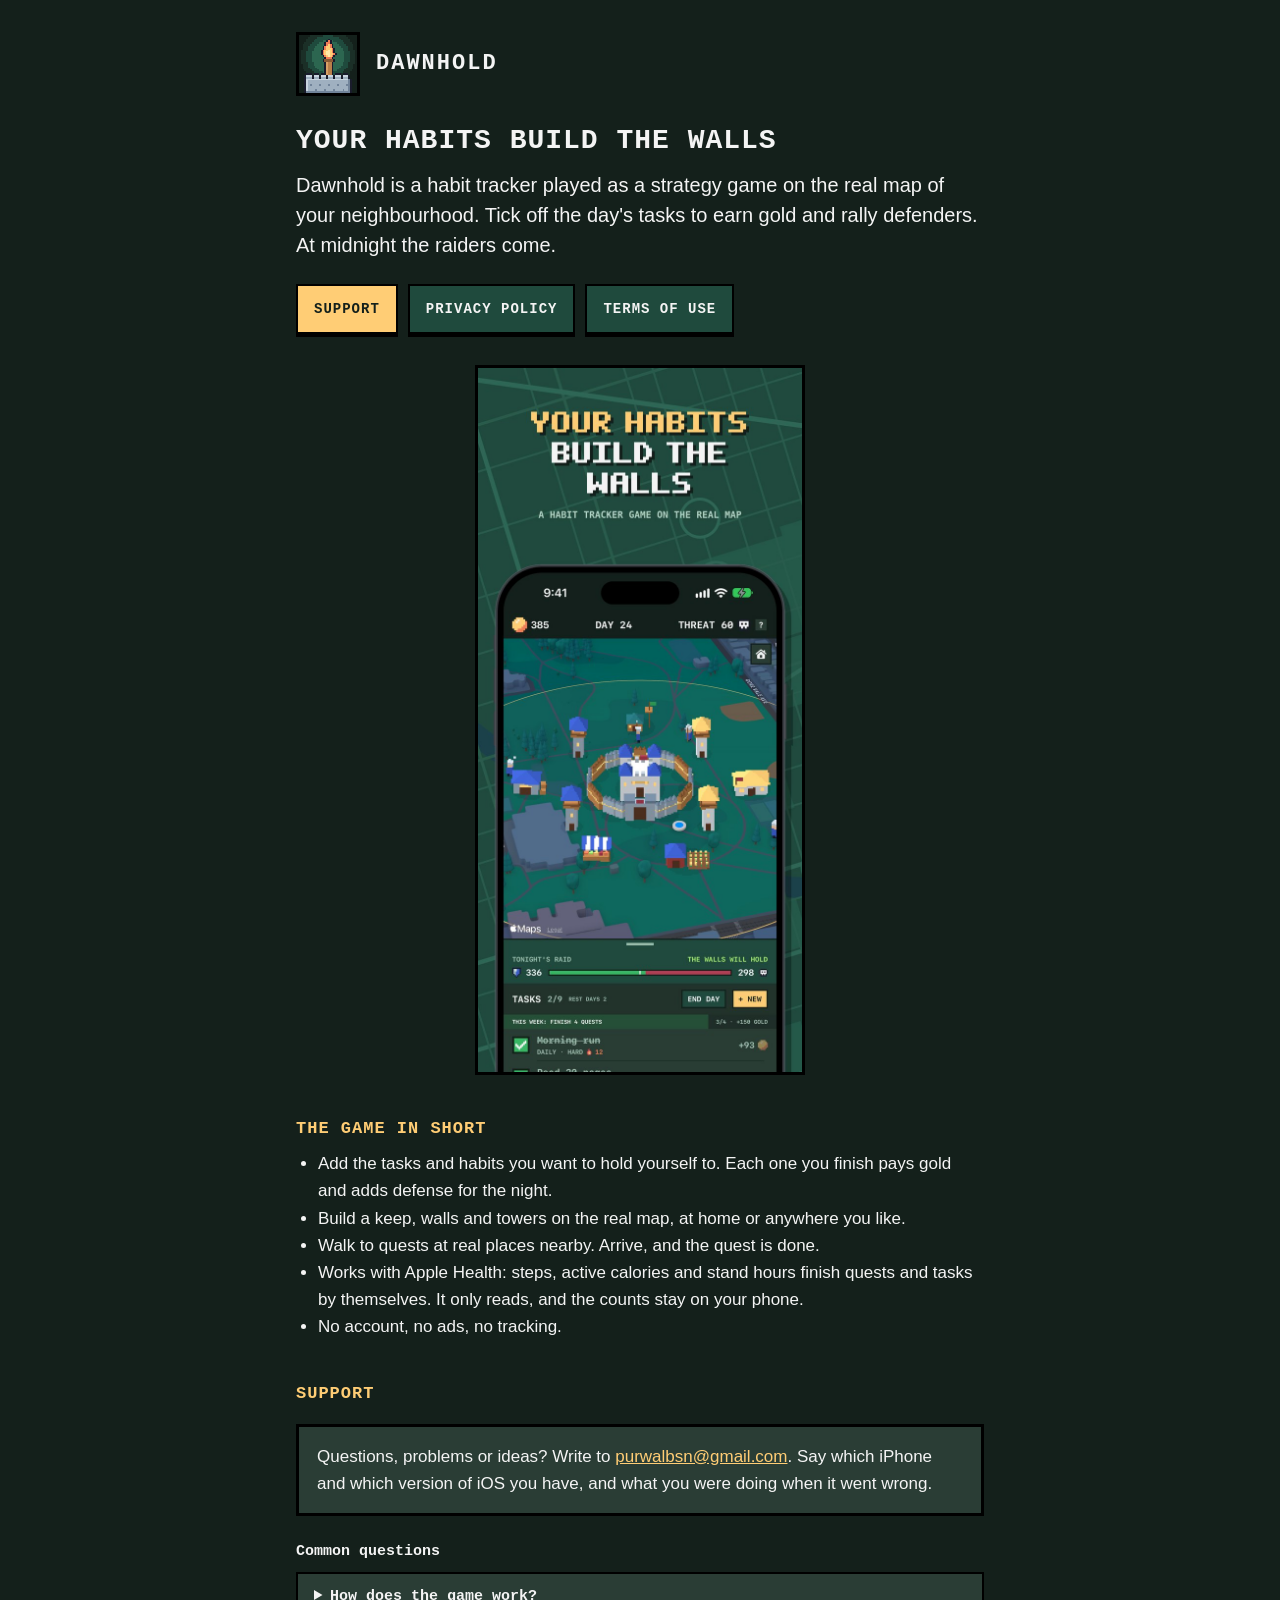
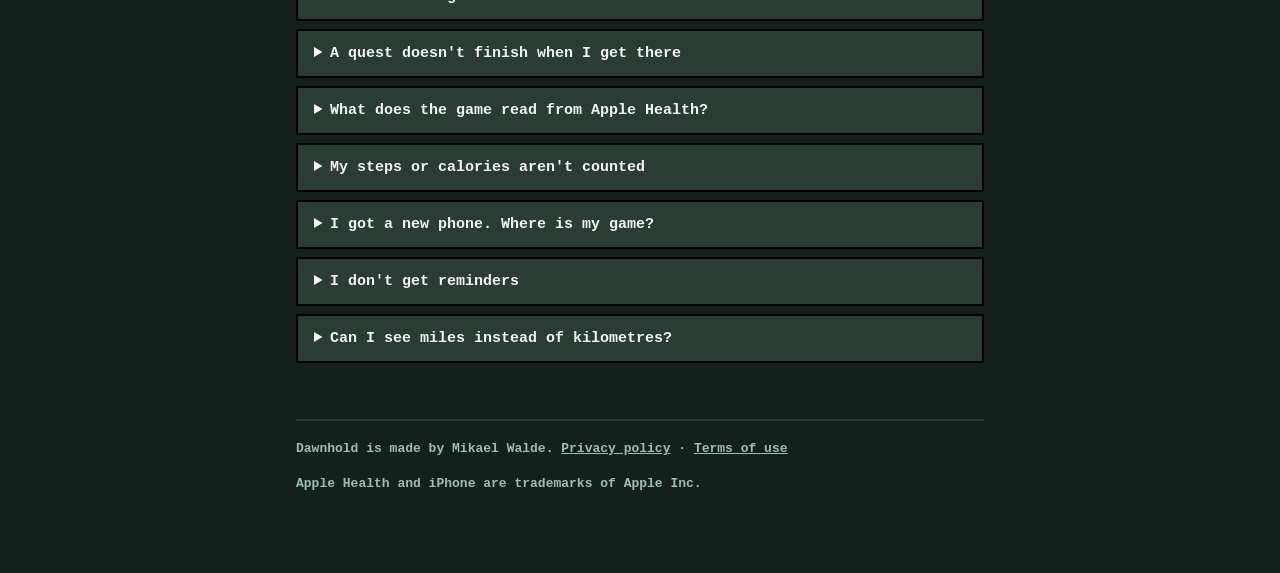
<file: index.html>
<!doctype html>
<html lang="en">
<head>
<meta charset="utf-8">
<meta name="viewport" content="width=device-width, initial-scale=1">
<title>Dawnhold: habit tracker game</title>
<meta name="description" content="Dawnhold turns your to-do list into a strategy game on the real map. Help, privacy policy and terms of use.">
<link rel="icon" href="icon.png">
<link rel="stylesheet" href="style.css">
</head>
<body>
<main>
  <a class="brand" href="./"><img src="icon.png" alt=""><span>Dawnhold</span></a>

  <h1>Your habits build the walls</h1>
  <p class="lead">Dawnhold is a habit tracker played as a strategy game on the real map of your neighbourhood. Tick off the day's tasks to earn gold and rally defenders. At midnight the raiders come.</p>

  <nav>
    <a class="main" href="#support">Support</a>
    <a href="privacy/">Privacy policy</a>
    <a href="terms/">Terms of use</a>
  </nav>

  <img class="hero" src="hero.jpg" width="660" height="1434" alt="Dawnhold on an iPhone: a keep with walls and towers on a real map, and tonight's raid below it.">

  <h2>The game in short</h2>
  <ul>
    <li>Add the tasks and habits you want to hold yourself to. Each one you finish pays gold and adds defense for the night.</li>
    <li>Build a keep, walls and towers on the real map, at home or anywhere you like.</li>
    <li>Walk to quests at real places nearby. Arrive, and the quest is done.</li>
    <li>Works with Apple Health: steps, active calories and stand hours finish quests and tasks by themselves. It only reads, and the counts stay on your phone.</li>
    <li>No account, no ads, no tracking.</li>
  </ul>

  <h2 id="support">Support</h2>
  <div class="box">
    <p>Questions, problems or ideas? Write to <a href="mailto:purwalbsn@gmail.com">purwalbsn@gmail.com</a>. Say which iPhone and which version of iOS you have, and what you were doing when it went wrong.</p>
  </div>

  <h3>Common questions</h3>

  <details>
    <summary>How does the game work?</summary>
    <div><p>The full guide is in the app: press the <strong>?</strong> in the top bar. It explains tasks, the night, building, quests, the army, outposts and Apple Health, one topic at a time. Support, the privacy policy and the terms of use are linked at the bottom of its list.</p></div>
  </details>

  <details>
    <summary>A quest doesn't finish when I get there</summary>
    <div>
      <p>A quest is done when you are inside its green ring, which reaches 100 m (330 ft) out from the place. You never have to stand on the spot itself.</p>
      <p>If nothing happens, open the app so it can read where you are, and check that Dawnhold may use your location: Settings, Privacy &amp; Security, Location Services, Dawnhold. With "Always" allowed, quests finish while the phone is in your pocket. With "While Using" they finish when the app is open.</p>
    </div>
  </details>

  <details>
    <summary>What does the game read from Apple Health?</summary>
    <div>
      <p>With your permission it reads three things Apple Health counts each day: steps, active energy (calories) and stand hours. They finish the daily step and calorie quests, and the tasks you have given a goal.</p>
      <p>It never writes to Apple Health. The counts stay on your phone: they are left out of the copy of your game in iCloud, never sent anywhere and never used for ads. The <a href="privacy/">privacy policy</a> has the details.</p>
    </div>
  </details>

  <details>
    <summary>My steps or calories aren't counted</summary>
    <div>
      <p>Press <strong>APPLE HEALTH</strong> above your tasks, or <strong>CONNECT</strong> in the Quests list. A page says what the game reads and what for. Press <strong>CONNECT APPLE HEALTH</strong> there and choose what to share. The <strong>?</strong> beside CONNECT opens the guide at its Apple Health page.</p>
      <p>If you said no earlier, turn it on in Settings, Privacy &amp; Security, Health, Dawnhold, or in the Health app: your picture, Apps, Dawnhold. Stand hours need an Apple Watch.</p>
    </div>
  </details>

  <details>
    <summary>I got a new phone. Where is my game?</summary>
    <div><p>The game is kept in your own iCloud. Sign in with the same Apple Account, make sure iCloud is on, and open Dawnhold: it says GAME RESTORED FROM ICLOUD when the copy arrives, which can take a moment. A game already played for a night or more on the new phone is never replaced.</p></div>
  </details>

  <details>
    <summary>I don't get reminders</summary>
    <div><p>Allow notifications for Dawnhold in Settings, Notifications. The game then reminds you in the evening when the walls won't hold and tells you in the morning how the night went.</p></div>
  </details>

  <details>
    <summary>Can I see miles instead of kilometres?</summary>
    <div><p>Distances follow your phone. Change it under Settings, General, Language &amp; Region, Measurement System.</p></div>
  </details>

  <footer>
    <p>Dawnhold is made by Mikael Walde. <a href="privacy/">Privacy policy</a> · <a href="terms/">Terms of use</a></p>
    <p>Apple Health and iPhone are trademarks of Apple Inc.</p>
  </footer>
</main>
</body>
</html>
</file>
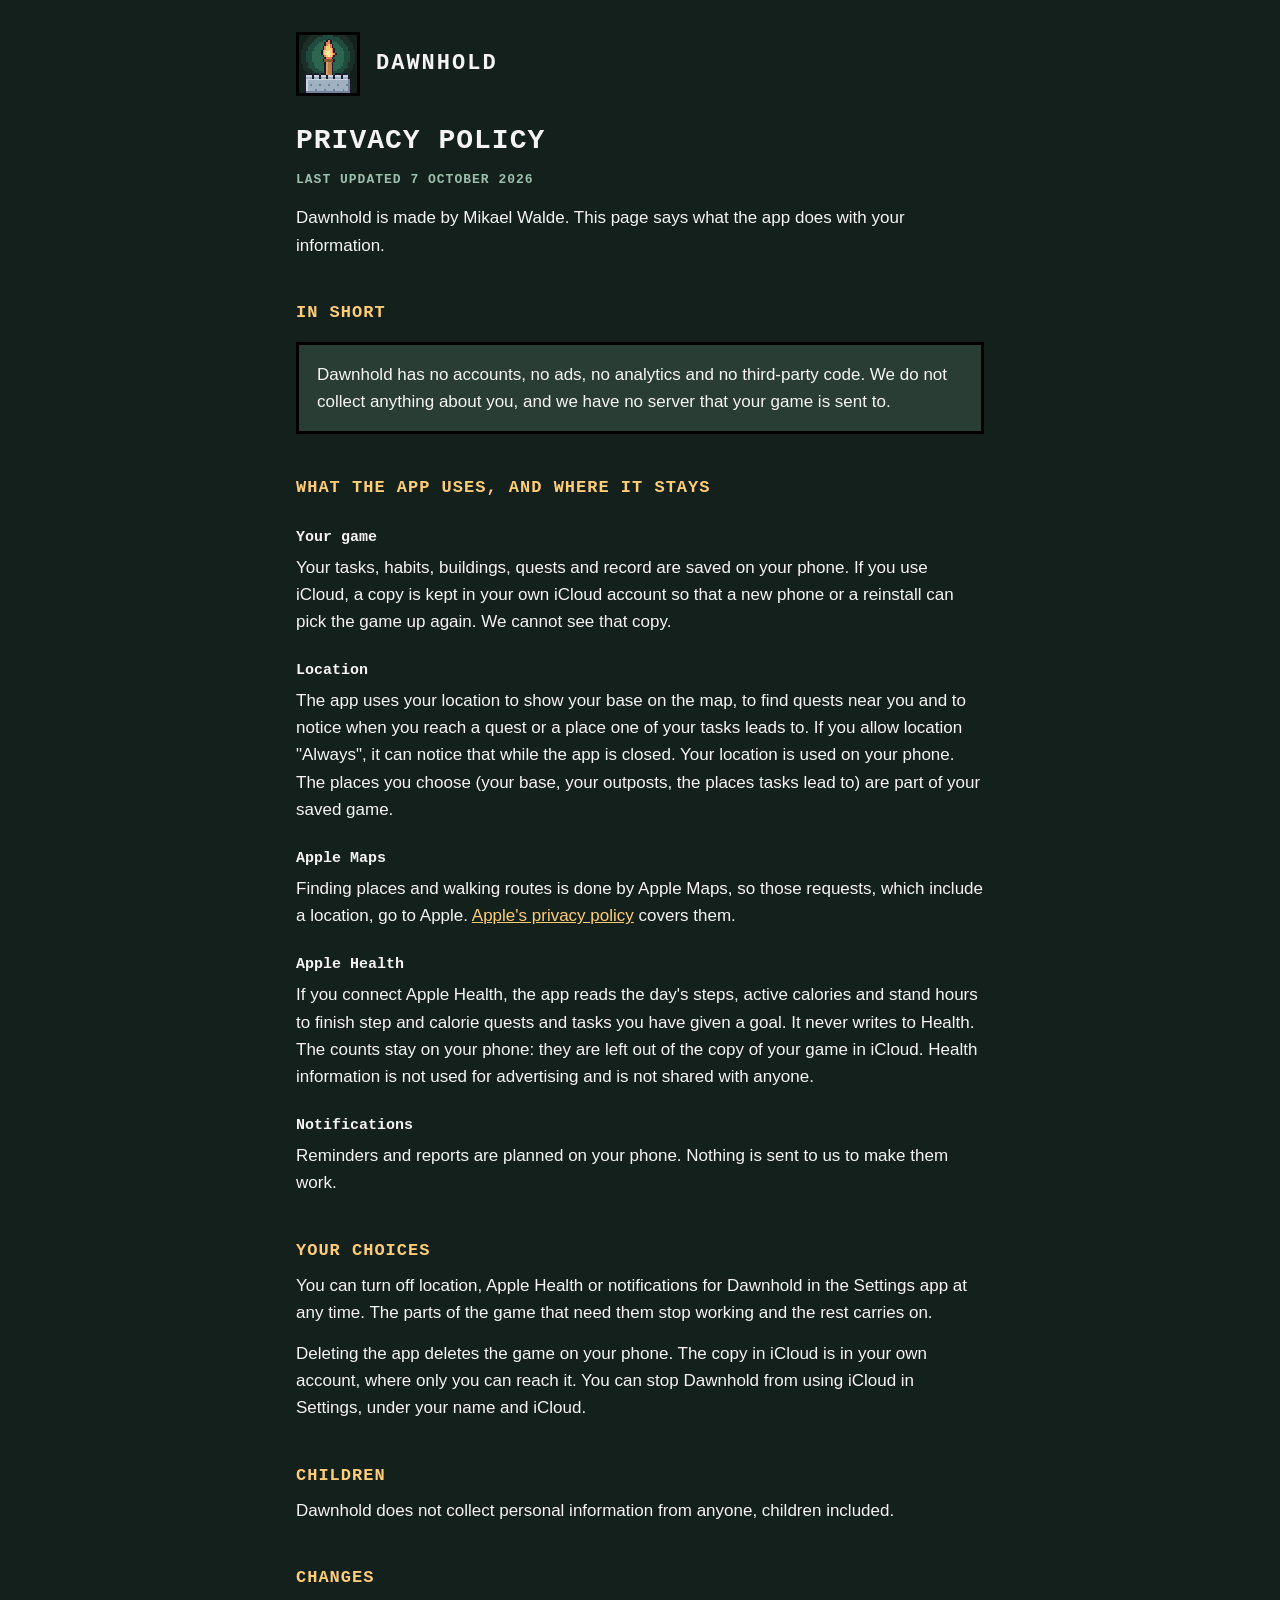
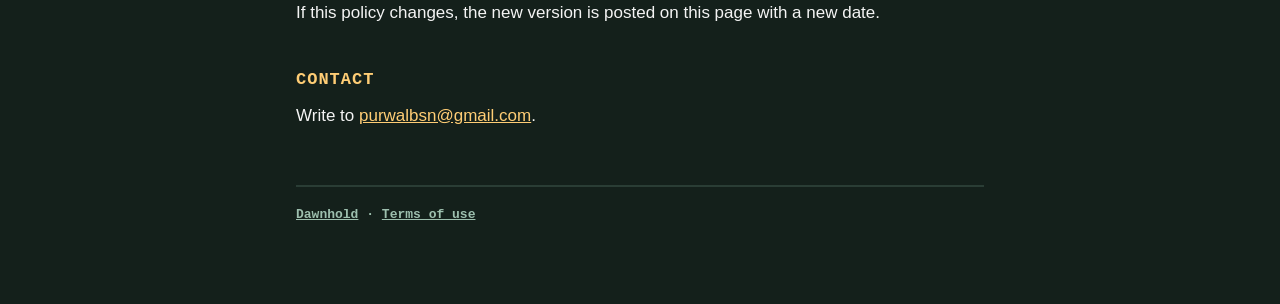
<file: privacy/index.html>
<!doctype html>
<html lang="en">
<head>
<meta charset="utf-8">
<meta name="viewport" content="width=device-width, initial-scale=1">
<title>Privacy policy · Dawnhold</title>
<meta name="description" content="What the Dawnhold app does with your information: nothing is collected.">
<link rel="icon" href="../icon.png">
<link rel="stylesheet" href="../style.css">
</head>
<body>
<main>
  <a class="brand" href="../"><img src="../icon.png" alt=""><span>Dawnhold</span></a>

  <h1>Privacy policy</h1>
  <p class="label">Last updated 7 October 2026</p>

  <p>Dawnhold is made by Mikael Walde. This page says what the app does with your information.</p>

  <h2>In short</h2>
  <div class="box">
    <p>Dawnhold has no accounts, no ads, no analytics and no third-party code. We do not collect anything about you, and we have no server that your game is sent to.</p>
  </div>

  <h2>What the app uses, and where it stays</h2>

  <h3>Your game</h3>
  <p>Your tasks, habits, buildings, quests and record are saved on your phone. If you use iCloud, a copy is kept in your own iCloud account so that a new phone or a reinstall can pick the game up again. We cannot see that copy.</p>

  <h3>Location</h3>
  <p>The app uses your location to show your base on the map, to find quests near you and to notice when you reach a quest or a place one of your tasks leads to. If you allow location "Always", it can notice that while the app is closed. Your location is used on your phone. The places you choose (your base, your outposts, the places tasks lead to) are part of your saved game.</p>

  <h3>Apple Maps</h3>
  <p>Finding places and walking routes is done by Apple Maps, so those requests, which include a location, go to Apple. <a href="https://www.apple.com/legal/privacy/">Apple's privacy policy</a> covers them.</p>

  <h3>Apple Health</h3>
  <p>If you connect Apple Health, the app reads the day's steps, active calories and stand hours to finish step and calorie quests and tasks you have given a goal. It never writes to Health. The counts stay on your phone: they are left out of the copy of your game in iCloud. Health information is not used for advertising and is not shared with anyone.</p>

  <h3>Notifications</h3>
  <p>Reminders and reports are planned on your phone. Nothing is sent to us to make them work.</p>

  <h2>Your choices</h2>
  <p>You can turn off location, Apple Health or notifications for Dawnhold in the Settings app at any time. The parts of the game that need them stop working and the rest carries on.</p>
  <p>Deleting the app deletes the game on your phone. The copy in iCloud is in your own account, where only you can reach it. You can stop Dawnhold from using iCloud in Settings, under your name and iCloud.</p>

  <h2>Children</h2>
  <p>Dawnhold does not collect personal information from anyone, children included.</p>

  <h2>Changes</h2>
  <p>If this policy changes, the new version is posted on this page with a new date.</p>

  <h2>Contact</h2>
  <p>Write to <a href="mailto:purwalbsn@gmail.com">purwalbsn@gmail.com</a>.</p>

  <footer>
    <p><a href="../">Dawnhold</a> · <a href="../terms/">Terms of use</a></p>
  </footer>
</main>
</body>
</html>
</file>
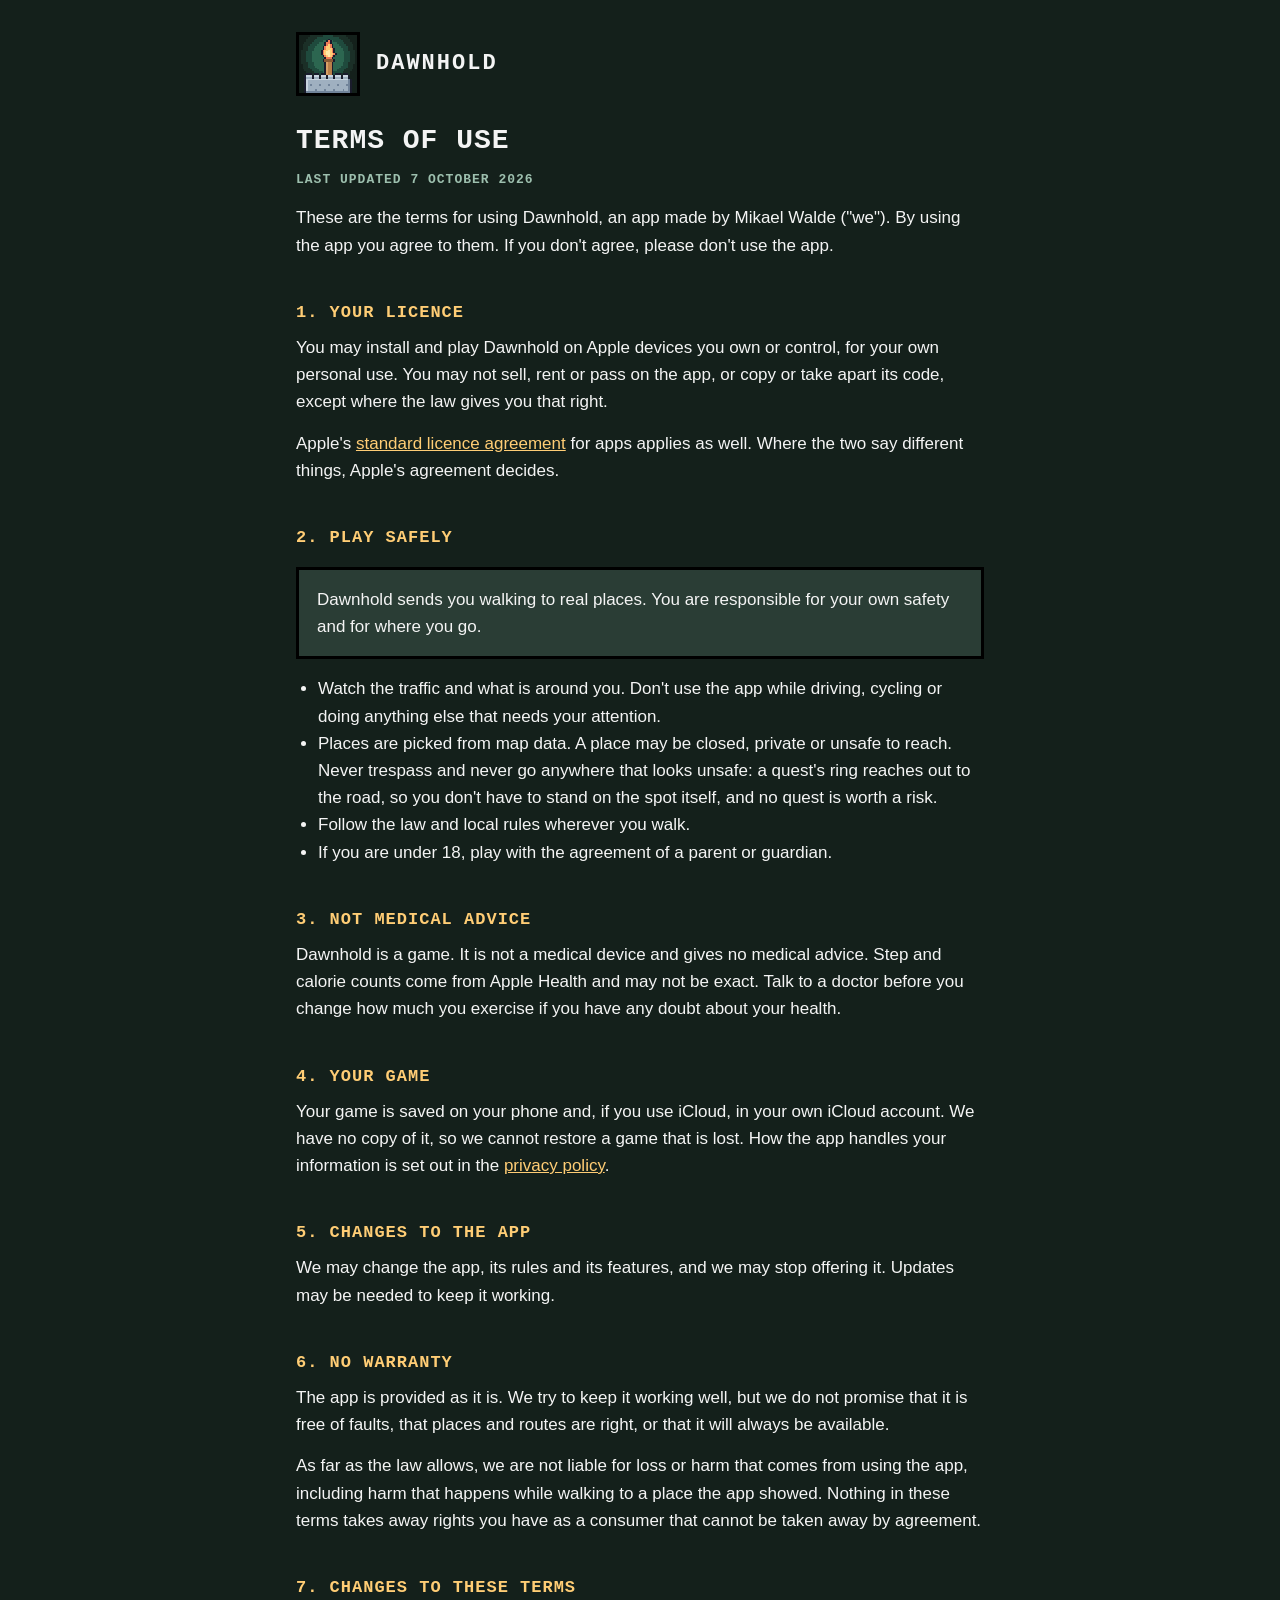
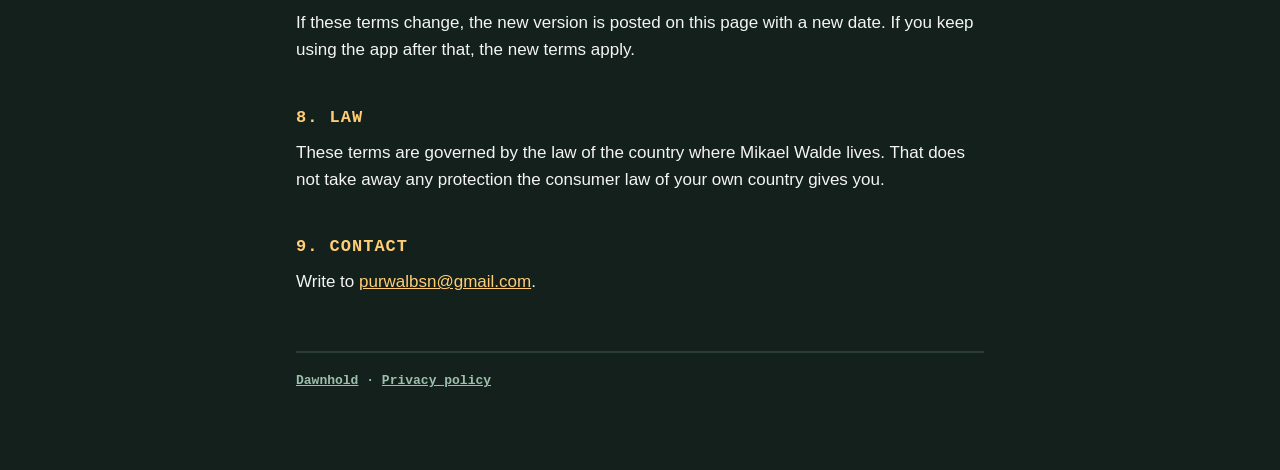
<file: terms/index.html>
<!doctype html>
<html lang="en">
<head>
<meta charset="utf-8">
<meta name="viewport" content="width=device-width, initial-scale=1">
<title>Terms of use · Dawnhold</title>
<meta name="description" content="The terms for using the Dawnhold app.">
<link rel="icon" href="../icon.png">
<link rel="stylesheet" href="../style.css">
</head>
<body>
<main>
  <a class="brand" href="../"><img src="../icon.png" alt=""><span>Dawnhold</span></a>

  <h1>Terms of use</h1>
  <p class="label">Last updated 7 October 2026</p>

  <p>These are the terms for using Dawnhold, an app made by Mikael Walde ("we"). By using the app you agree to them. If you don't agree, please don't use the app.</p>

  <h2>1. Your licence</h2>
  <p>You may install and play Dawnhold on Apple devices you own or control, for your own personal use. You may not sell, rent or pass on the app, or copy or take apart its code, except where the law gives you that right.</p>
  <p>Apple's <a href="https://www.apple.com/legal/internet-services/itunes/dev/stdeula/">standard licence agreement</a> for apps applies as well. Where the two say different things, Apple's agreement decides.</p>

  <h2>2. Play safely</h2>
  <div class="box">
    <p>Dawnhold sends you walking to real places. You are responsible for your own safety and for where you go.</p>
  </div>
  <ul>
    <li>Watch the traffic and what is around you. Don't use the app while driving, cycling or doing anything else that needs your attention.</li>
    <li>Places are picked from map data. A place may be closed, private or unsafe to reach. Never trespass and never go anywhere that looks unsafe: a quest's ring reaches out to the road, so you don't have to stand on the spot itself, and no quest is worth a risk.</li>
    <li>Follow the law and local rules wherever you walk.</li>
    <li>If you are under 18, play with the agreement of a parent or guardian.</li>
  </ul>

  <h2>3. Not medical advice</h2>
  <p>Dawnhold is a game. It is not a medical device and gives no medical advice. Step and calorie counts come from Apple Health and may not be exact. Talk to a doctor before you change how much you exercise if you have any doubt about your health.</p>

  <h2>4. Your game</h2>
  <p>Your game is saved on your phone and, if you use iCloud, in your own iCloud account. We have no copy of it, so we cannot restore a game that is lost. How the app handles your information is set out in the <a href="../privacy/">privacy policy</a>.</p>

  <h2>5. Changes to the app</h2>
  <p>We may change the app, its rules and its features, and we may stop offering it. Updates may be needed to keep it working.</p>

  <h2>6. No warranty</h2>
  <p>The app is provided as it is. We try to keep it working well, but we do not promise that it is free of faults, that places and routes are right, or that it will always be available.</p>
  <p>As far as the law allows, we are not liable for loss or harm that comes from using the app, including harm that happens while walking to a place the app showed. Nothing in these terms takes away rights you have as a consumer that cannot be taken away by agreement.</p>

  <h2>7. Changes to these terms</h2>
  <p>If these terms change, the new version is posted on this page with a new date. If you keep using the app after that, the new terms apply.</p>

  <h2>8. Law</h2>
  <p>These terms are governed by the law of the country where Mikael Walde lives. That does not take away any protection the consumer law of your own country gives you.</p>

  <h2>9. Contact</h2>
  <p>Write to <a href="mailto:purwalbsn@gmail.com">purwalbsn@gmail.com</a>.</p>

  <footer>
    <p><a href="../">Dawnhold</a> · <a href="../privacy/">Privacy policy</a></p>
  </footer>
</main>
</body>
</html>
</file>
<file: style.css>
/* Dawnhold's pages: the game's own greens and gold, square edges like its panels. */
:root {
  --ink: #14201b;
  --night: #1f4a3d;
  --panel: #2a3d35;
  --mist: #9dbfae;
  --paper: #f4f4f4;
  --gold: #ffcd75;
  --mono: ui-monospace, "SF Mono", Menlo, Consolas, monospace;
}

* { box-sizing: border-box; }

body {
  margin: 0;
  background: var(--ink);
  color: var(--paper);
  font: 17px/1.6 -apple-system, BlinkMacSystemFont, "Segoe UI", Roboto, Helvetica, Arial, sans-serif;
}

main {
  max-width: 720px;
  margin: 0 auto;
  padding: 32px 16px 64px;
}

a { color: var(--gold); }

h1, h2, h3, .label, nav a, footer {
  font-family: var(--mono);
  font-weight: 700;
}

h1 { font-size: 28px; line-height: 1.2; margin: 0 0 12px; text-transform: uppercase; letter-spacing: 1px; }
h2 { font-size: 17px; margin: 40px 0 8px; color: var(--gold); text-transform: uppercase; letter-spacing: 1px; }
h3 { font-size: 15px; margin: 24px 0 4px; }
p, ul { margin: 0 0 14px; }
ul { padding-left: 22px; }

.brand {
  display: flex;
  align-items: center;
  gap: 16px;
  margin-bottom: 28px;
  text-decoration: none;
  color: var(--paper);
}
.brand img { width: 64px; height: 64px; border: 3px solid #000; image-rendering: pixelated; }
.brand span { font: 700 22px/1.2 var(--mono); text-transform: uppercase; letter-spacing: 2px; }

.label { color: var(--mist); font-size: 13px; text-transform: uppercase; letter-spacing: 1px; }
.lead { font-size: 20px; line-height: 1.5; }

.hero { display: block; width: 100%; max-width: 330px; height: auto; margin: 28px auto; border: 3px solid #000; }

nav { display: flex; flex-wrap: wrap; gap: 10px; margin: 24px 0 8px; }
nav a {
  background: var(--night);
  color: var(--paper);
  text-decoration: none;
  text-transform: uppercase;
  font-size: 14px;
  letter-spacing: 1px;
  padding: 12px 16px;
  border: 2px solid #000;
  border-bottom-width: 5px;
}
nav a.main { background: var(--gold); color: var(--ink); }
nav a:hover, nav a:focus { filter: brightness(1.12); }

.box { background: var(--panel); border: 3px solid #000; padding: 16px 18px; margin: 16px 0; }
.box p:last-child { margin-bottom: 0; }

details { background: var(--panel); border: 2px solid #000; margin: 8px 0; }
summary { cursor: pointer; padding: 12px 16px; font: 700 15px/1.4 var(--mono); }
details div { padding: 0 16px 6px; }

footer { margin-top: 56px; padding-top: 18px; border-top: 2px solid var(--panel); color: var(--mist); font-size: 13px; }
footer a { color: var(--mist); }
</file>
